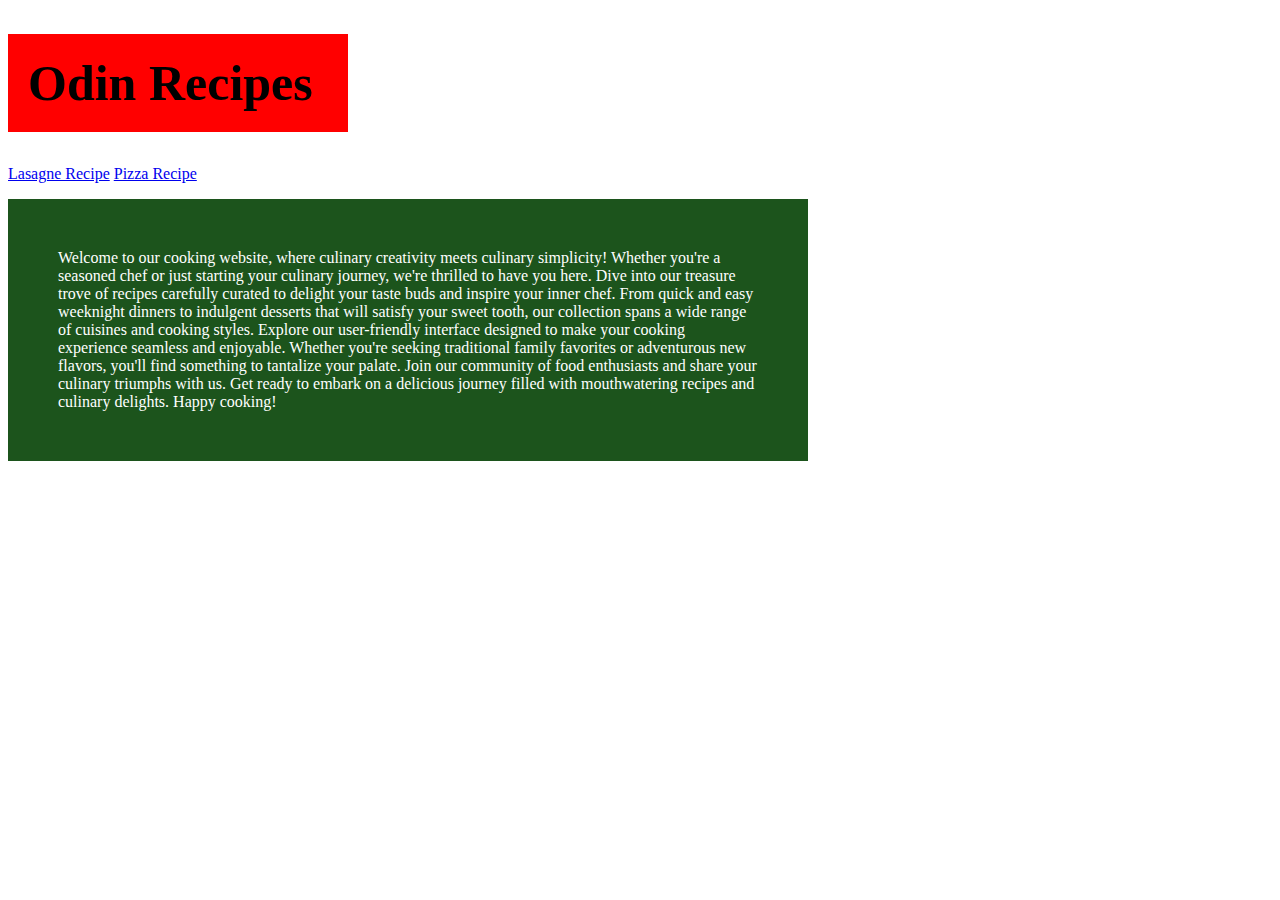
<file: index.html>
<!DOCTYPE html>
<html lang="en">
<head>
    <meta charset="UTF-8">
    <meta name="viewport" content="width=device-width, initial-scale=1.0">
    <title>Document</title>
    <link rel="stylesheet" href="css/styles.css">
</head> 

<body>
    <h1>Odin Recipes</h1>

    <a href="recipes/lasagna.html">Lasagne Recipe</a>
    <a href="recipes/pizza.html">Pizza Recipe</a>
    
    <p id="Welcome">Welcome to our cooking website, where culinary creativity meets culinary simplicity! Whether you're a seasoned chef or just starting your culinary journey, we're thrilled to have you here. Dive into our treasure trove of recipes carefully curated to delight your taste buds and inspire your inner chef. From quick and easy weeknight dinners to indulgent desserts that will satisfy your sweet tooth, our collection spans a wide range of cuisines and cooking styles. Explore our user-friendly interface designed to make your cooking experience seamless and enjoyable. Whether you're seeking traditional family favorites or adventurous new flavors, you'll find something to tantalize your palate. Join our community of food enthusiasts and share your culinary triumphs with us. Get ready to embark on a delicious journey filled with mouthwatering recipes and culinary delights. Happy cooking!
    </p>
</body>
</html>
</file>
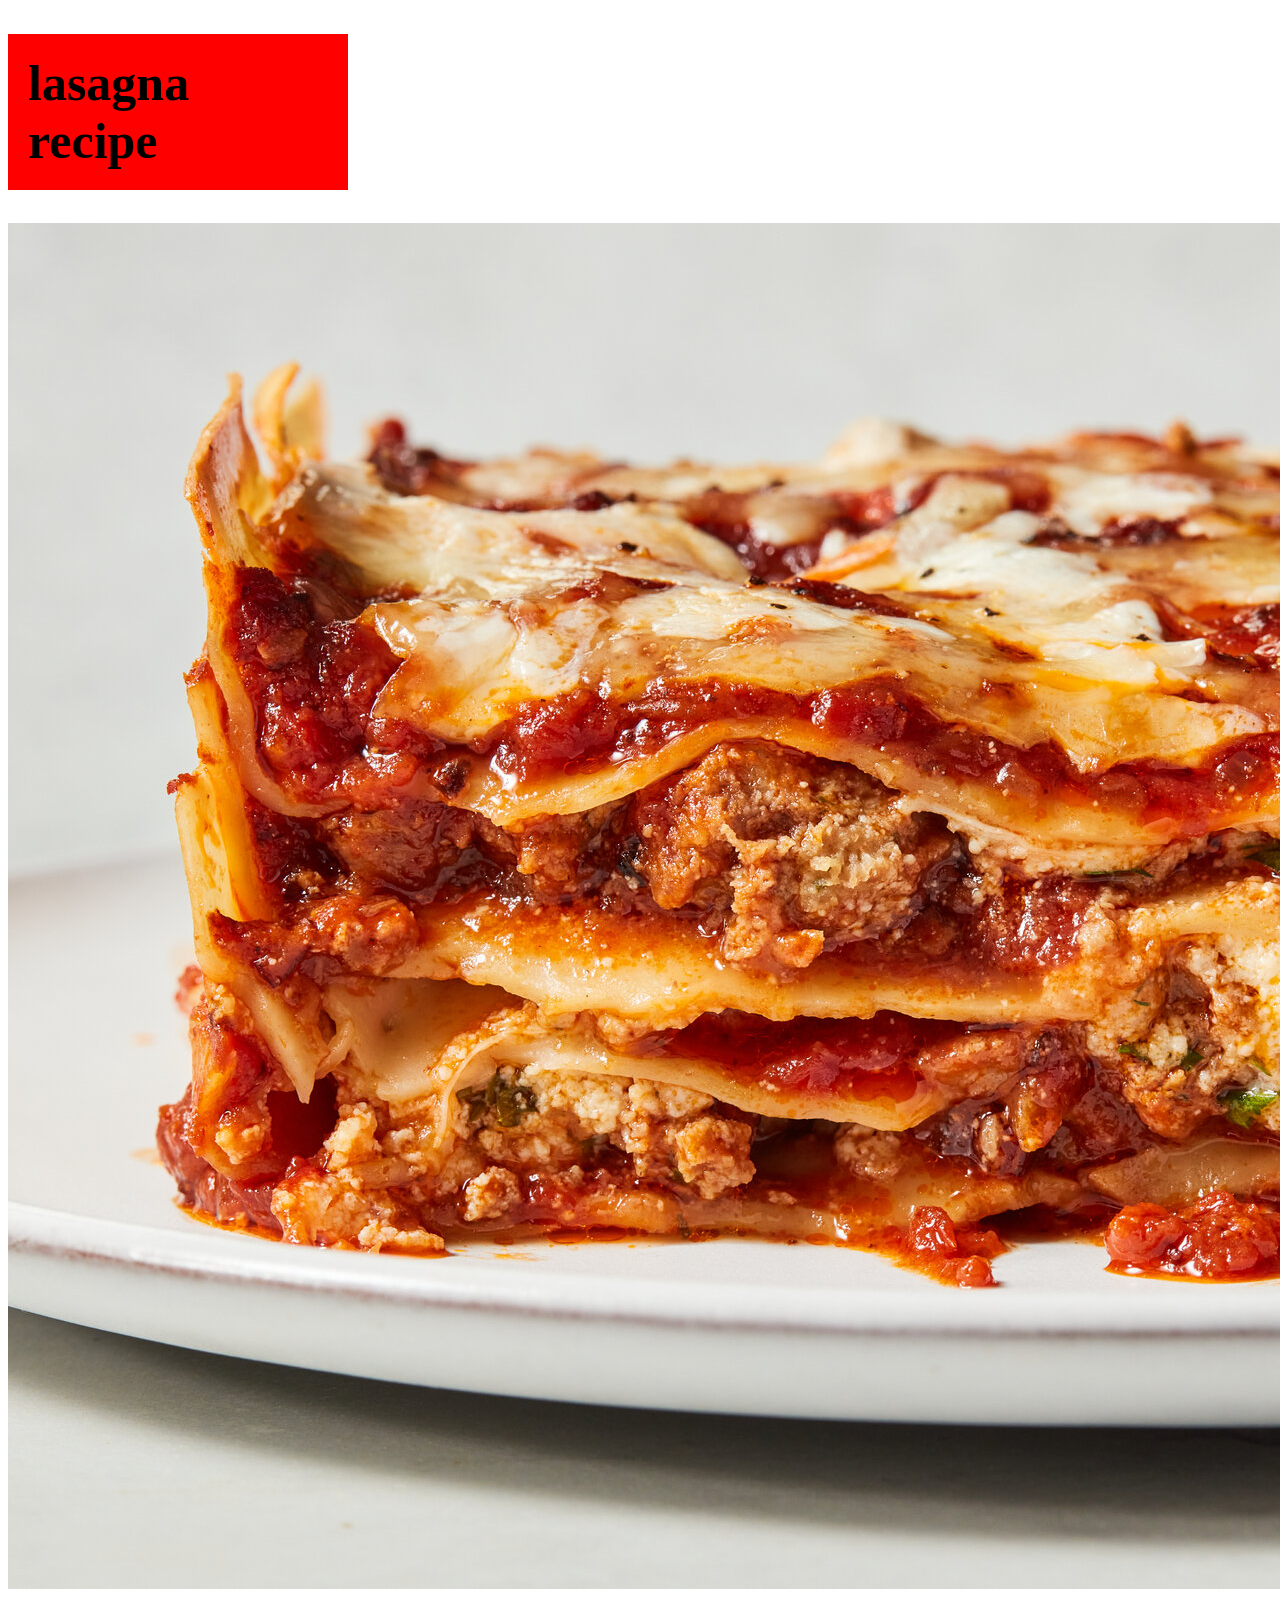
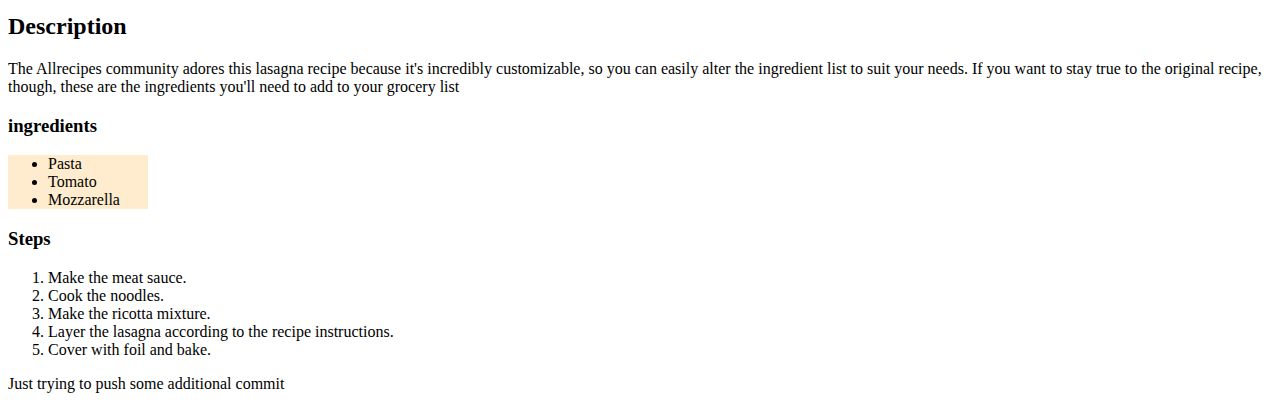
<file: recipes/lasagna.html>
<!DOCTYPE html>
<html lang="en">
<head>
    <meta charset="UTF-8">
    <meta name="viewport" content="width=device-width, initial-scale=1.0">
    <title>lasagna</title>
    <link rel="stylesheet" href="../css/styles.css">
</head>
<body>
    

<h1>lasagna recipe</h1>
<img src="../img/lasagna.jpeg">

<h2>Description</h2>
<p>The Allrecipes community adores this lasagna recipe because it's incredibly customizable, so you can easily alter the ingredient list to suit your needs. If you want to stay true to the original recipe, though, these are the ingredients you'll need to add to your grocery list</p>

<h3>ingredients</h3>
<ul class="unordered">
    <li>Pasta</li>
    <li>Tomato</li>
    <li>Mozzarella</li>
</ul>

<h3>Steps</h3>
<ol>
    <li>Make the meat sauce.</li>
    <li>Cook the noodles.</li>
    <li>Make the ricotta mixture.</li>
    <li>Layer the lasagna according to the recipe instructions.</li>
    <li>Cover with foil and bake.</li>
</ol>

<p>Just trying to push some additional commit</p>
</body>
</html>
</file>
<file: css/styles.css>
#Welcome {
    height: auto;
    width: 700px;
    padding: 50px;
    background-color: rgb(28, 84, 28);
    color: white;
}

h1 {
    font-size: 50px;
    background-color: red;
    padding: 20px;
    width: 300px;
    height: auto;
}

.unordered {
    background-color: blanchedalmond;
    width: 100px;
}
</file>
